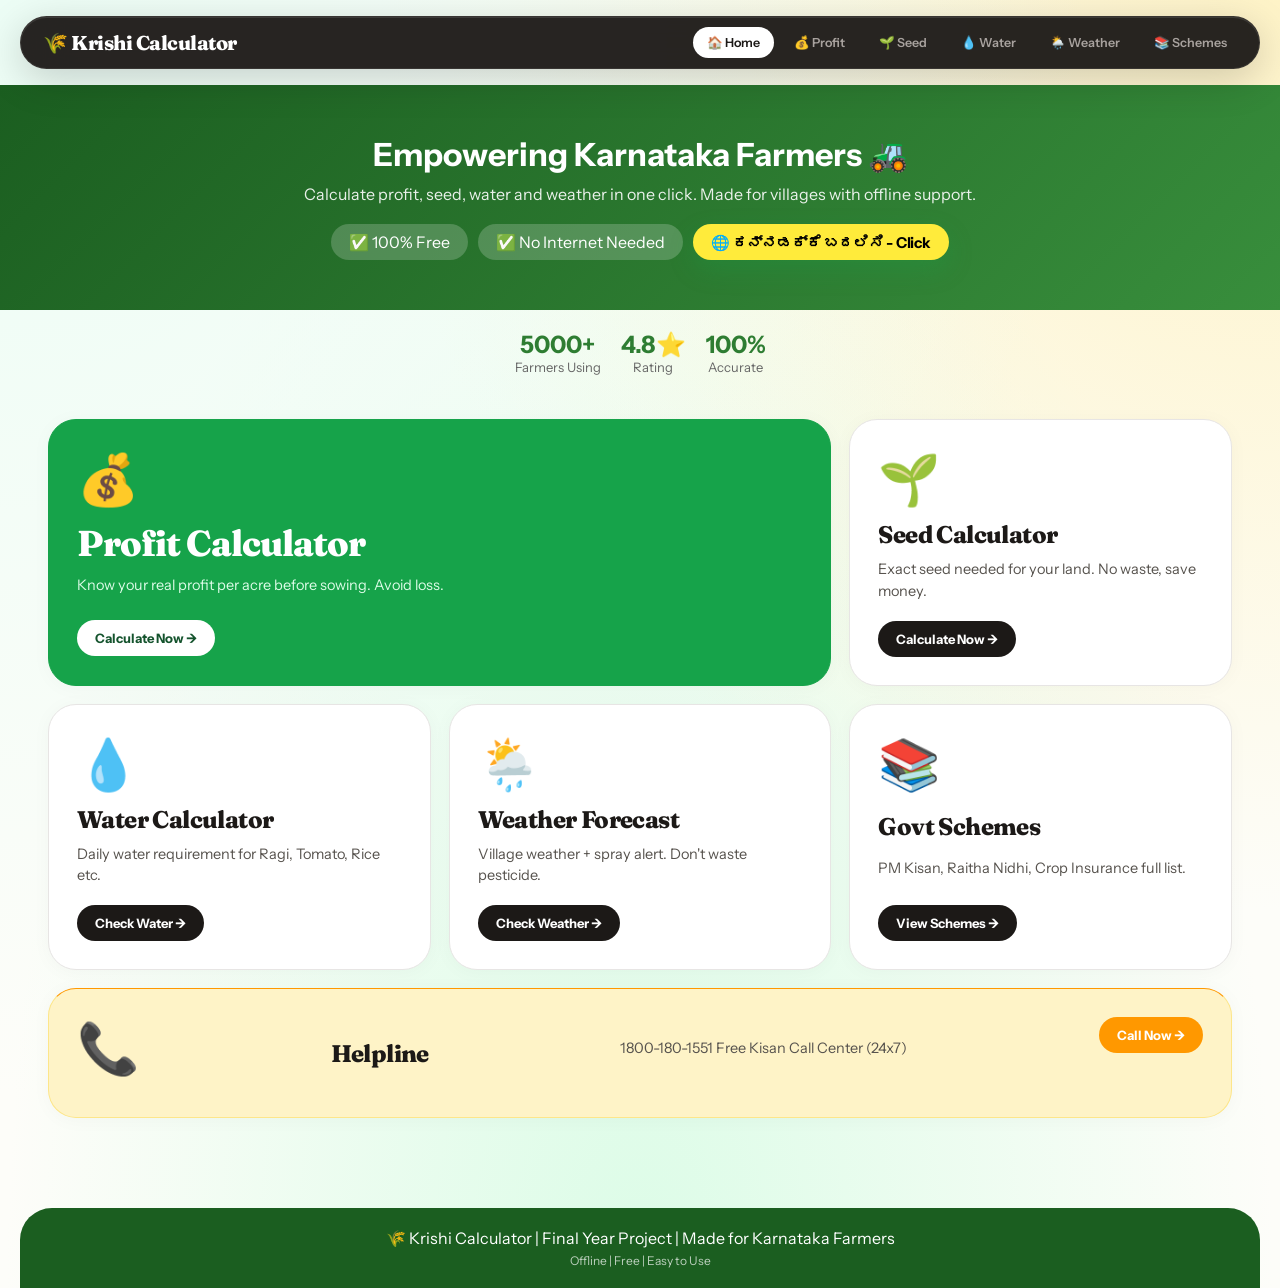
<file: index.html>
<!DOCTYPE html>
<html>
<head>
    <title>Krishi Calculator - Smart Farming Toolkit</title>
    <meta name="viewport" content="width=device-width, initial-scale=1.0">
    <link rel="stylesheet" href="css/style.css?v=2">
    <link href="https://fonts.googleapis.com/css2?family=Noto+Sans+Kannada:wght@400;600;700&display=swap" rel="stylesheet">
    <style>.kannada{font-family:'Noto Sans Kannada','Poppins',sans-serif !important;}</style>
</head>
<body>
<header>
    <h1 id="logo">🌾 Krishi Calculator</h1>
    <nav>
        <a href="index.html">🏠 Home</a>
        <a href="profit.html">💰 Profit</a>
        <a href="seed.html">🌱 Seed</a>
        <a href="water.html">💧 Water</a>
        <a href="weather.html">🌦️ Weather</a>
        <a href="schemes.html">📚 Schemes</a>
    </nav>
</header>

<!-- Hero Banner -->
<div id="heroBanner" style="background: linear-gradient(135deg, #1b5e20, #388e3c); color:white; padding:50px 20px; text-align:center;">
    <h2 id="heroTitle" style="font-size:32px; margin-bottom:10px;">Empowering Karnataka Farmers 🚜</h2>
    <p id="heroDesc" style="font-size:16px; opacity:0.9; max-width:700px; margin:0 auto;">Calculate profit, seed, water and weather in one click. Made for villages with offline support.</p>
    <div style="margin-top:20px; display:flex; justify-content:center; gap:10px; flex-wrap:wrap;">
        <span style="background:rgba(255,255,255,0.2); padding:8px 18px; border-radius:20px; display:inline-block;">✅ 100% Free</span>
        <span style="background:rgba(255,255,255,0.2); padding:8px 18px; border-radius:20px; display:inline-block;">✅ No Internet Needed</span>
        <button onclick="toggleKannada()" id="kannadaBtn" style="width:auto; background:#ffeb3b; color:#000; padding:8px 18px; border-radius:20px; font-weight:800; border:none; cursor:pointer; margin:0;">🌐 ಕನ್ನಡಕ್ಕೆ ಬದಲಿಸಿ - Click</button>
    </div>
</div>

<!-- Stats Bar -->
<div style="display:flex; justify-content:center; gap:20px; padding:20px; flex-wrap:wrap; background:white; box-shadow:0 2px 10px rgba(0,0,0,0.05);">
    <div style="text-align:center;"><h3 style="color:#2e7d32; font-size:24px;">5000+</h3><p style="font-size:13px; color:#666;">Farmers Using</p></div>
    <div style="text-align:center;"><h3 style="color:#2e7d32; font-size:24px;">4.8⭐</h3><p style="font-size:13px; color:#666;">Rating</p></div>
    <div style="text-align:center;"><h3 style="color:#2e7d32; font-size:24px;">100%</h3><p style="font-size:13px; color:#666;">Accurate</p></div>
</div>

<div class="cards">
    <div class="card">
        <div style="font-size:50px; margin-bottom:10px;">💰</div>
        <h2 id="t1">Profit Calculator</h2>
        <p id="d1">Know your real profit per acre before sowing. Avoid loss.</p>
        <a id="b1" href="profit.html">Calculate Now →</a>
    </div>
    <div class="card">
        <div style="font-size:50px; margin-bottom:10px;">🌱</div>
        <h2 id="t2">Seed Calculator</h2>
        <p id="d2">Exact seed needed for your land. No waste, save money.</p>
        <a id="b2" href="seed.html">Calculate Now →</a>
    </div>
    <div class="card">
        <div style="font-size:50px; margin-bottom:10px;">💧</div>
        <h2 id="t3">Water Calculator</h2>
        <p id="d3">Daily water requirement for Ragi, Tomato, Rice etc.</p>
        <a id="b3" href="water.html">Check Water →</a>
    </div>
    <div class="card">
        <div style="font-size:50px; margin-bottom:10px;">🌦️</div>
        <h2 id="t4">Weather Forecast</h2>
        <p id="d4">Village weather + spray alert. Don't waste pesticide.</p>
        <a id="b4" href="weather.html">Check Weather →</a>
    </div>
    <div class="card">
        <div style="font-size:50px; margin-bottom:10px;">📚</div>
        <h2 id="t5">Govt Schemes</h2>
        <p id="d5">PM Kisan, Raitha Nidhi, Crop Insurance full list.</p>
        <a id="b5" href="schemes.html">View Schemes →</a>
    </div>
    <div class="card" style="border-top-color:#ff9800;">
        <div style="font-size:50px; margin-bottom:10px;">📞</div>
        <h2 id="t6">Helpline</h2>
        <p id="d6">1800-180-1551 Free Kisan Call Center (24x7)</p>
        <a href="tel:18001801551" style="background:#ff9800;">Call Now →</a>
    </div>
</div>

<footer style="background:#1b5e20; color:white; text-align:center; padding:20px; margin-top:30px;">
    <p id="foot">🌾 Krishi Calculator | Final Year Project | Made for Karnataka Farmers</p>
    <p style="font-size:12px; opacity:0.7; margin-top:5px;">Offline | Free | Easy to Use</p>
</footer>

<!-- KANNADA SCRIPT ADDED HERE -->

<script src="js/lang.js"></script>


</body>
</html>
</file>
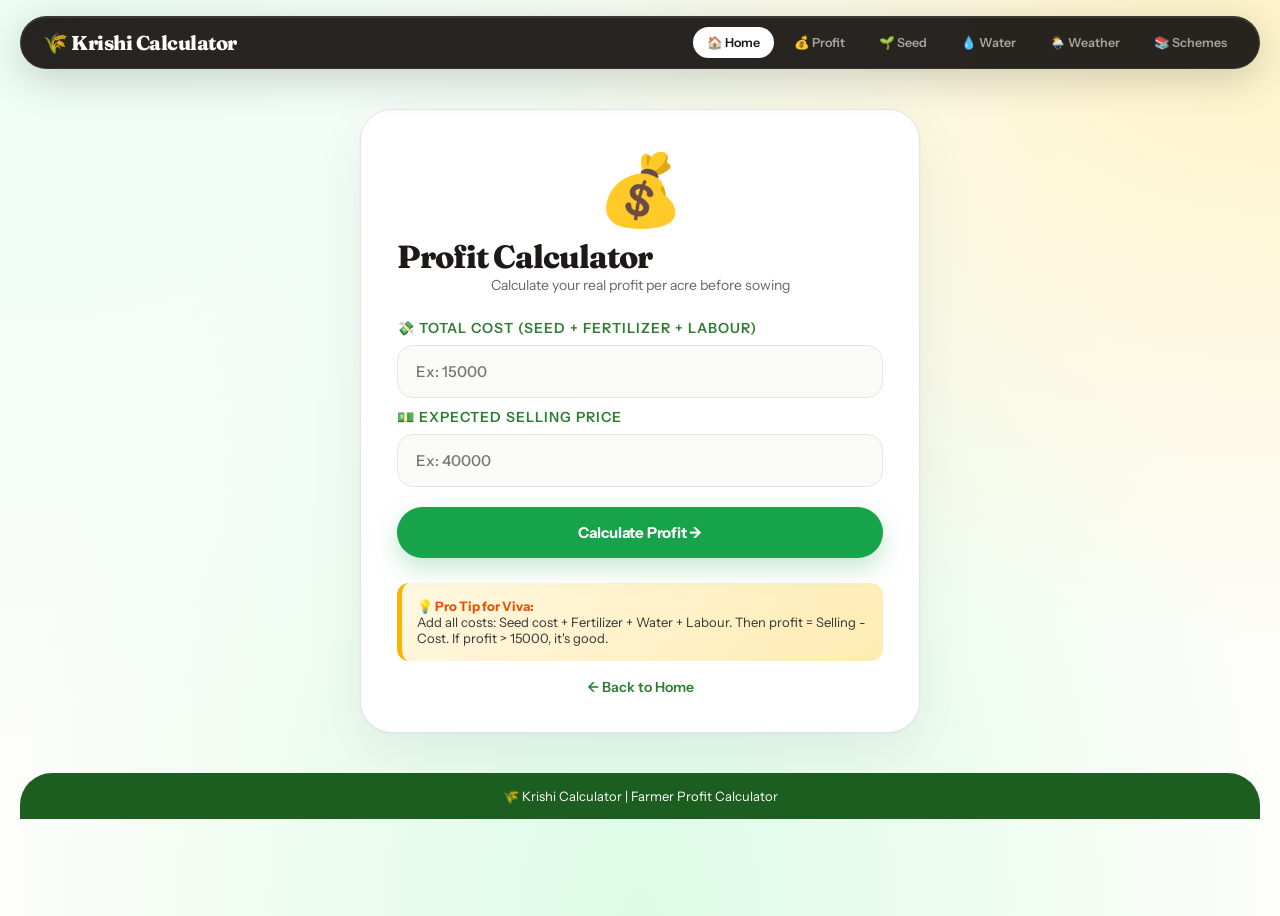
<file: profit.html>
<!DOCTYPE html>
<html>
<head>
    <title>Profit Calculator - Krishi Calculator</title>
    <meta name="viewport" content="width=device-width, initial-scale=1.0">
    <link rel="stylesheet" href="css/style.css">
</head>
<body>
<header>
    <h1>🌾 Krishi Calculator</h1>
    <nav>
        <a href="index.html">🏠 Home</a>
        <a href="profit.html">💰 Profit</a>
        <a href="seed.html">🌱 Seed</a>
        <a href="water.html">💧 Water</a>
        <a href="weather.html">🌦️ Weather</a>
        <a href="schemes.html">📚 Schemes</a>
    </nav>
</header>

<div class="container">
    <div style="text-align:center;">
        <div style="font-size:70px; margin-bottom:5px;">💰</div>
        <h2>Profit Calculator</h2>
        <p style="color:#666; font-size:14px; margin-bottom:25px;">Calculate your real profit per acre before sowing</p>
    </div>

    <label style="font-weight:600; color:#2e7d32; font-size:14px;">💸 Total Cost (Seed + Fertilizer + Labour)</label>
    <input type="number" id="cost" placeholder="Ex: 15000">

    <label style="font-weight:600; color:#2e7d32; font-size:14px; margin-top:10px; display:block;">💵 Expected Selling Price</label>
    <input type="number" id="selling" placeholder="Ex: 40000">

    <button onclick="calcProfit()">Calculate Profit →</button>

    <div id="result" class="result" style="display:none"></div>

    <div style="margin-top:25px; background:linear-gradient(135deg, #fff8e1, #ffecb3); padding:15px; border-radius:12px; font-size:13px; border-left:5px solid #ffb300;">
        <b style="color:#e65100;">💡 Pro Tip for Viva:</b><br>
        <span style="color:#333; font-weight:400;">Add all costs: Seed cost + Fertilizer + Water + Labour. Then profit = Selling - Cost. If profit > 15000, it's good.</span>
    </div>

    <div style="margin-top:15px; text-align:center;">
        <a href="index.html" style="color:#2e7d32; text-decoration:none; font-size:14px; font-weight:600;">← Back to Home</a>
    </div>
</div>

<footer style="background:#1b5e20; color:white; text-align:center; padding:15px; margin-top:30px; font-size:13px;">
    🌾 Krishi Calculator | Farmer Profit Calculator
</footer>

<script src="js/profit.js"></script>
</body>
</html>
</file>
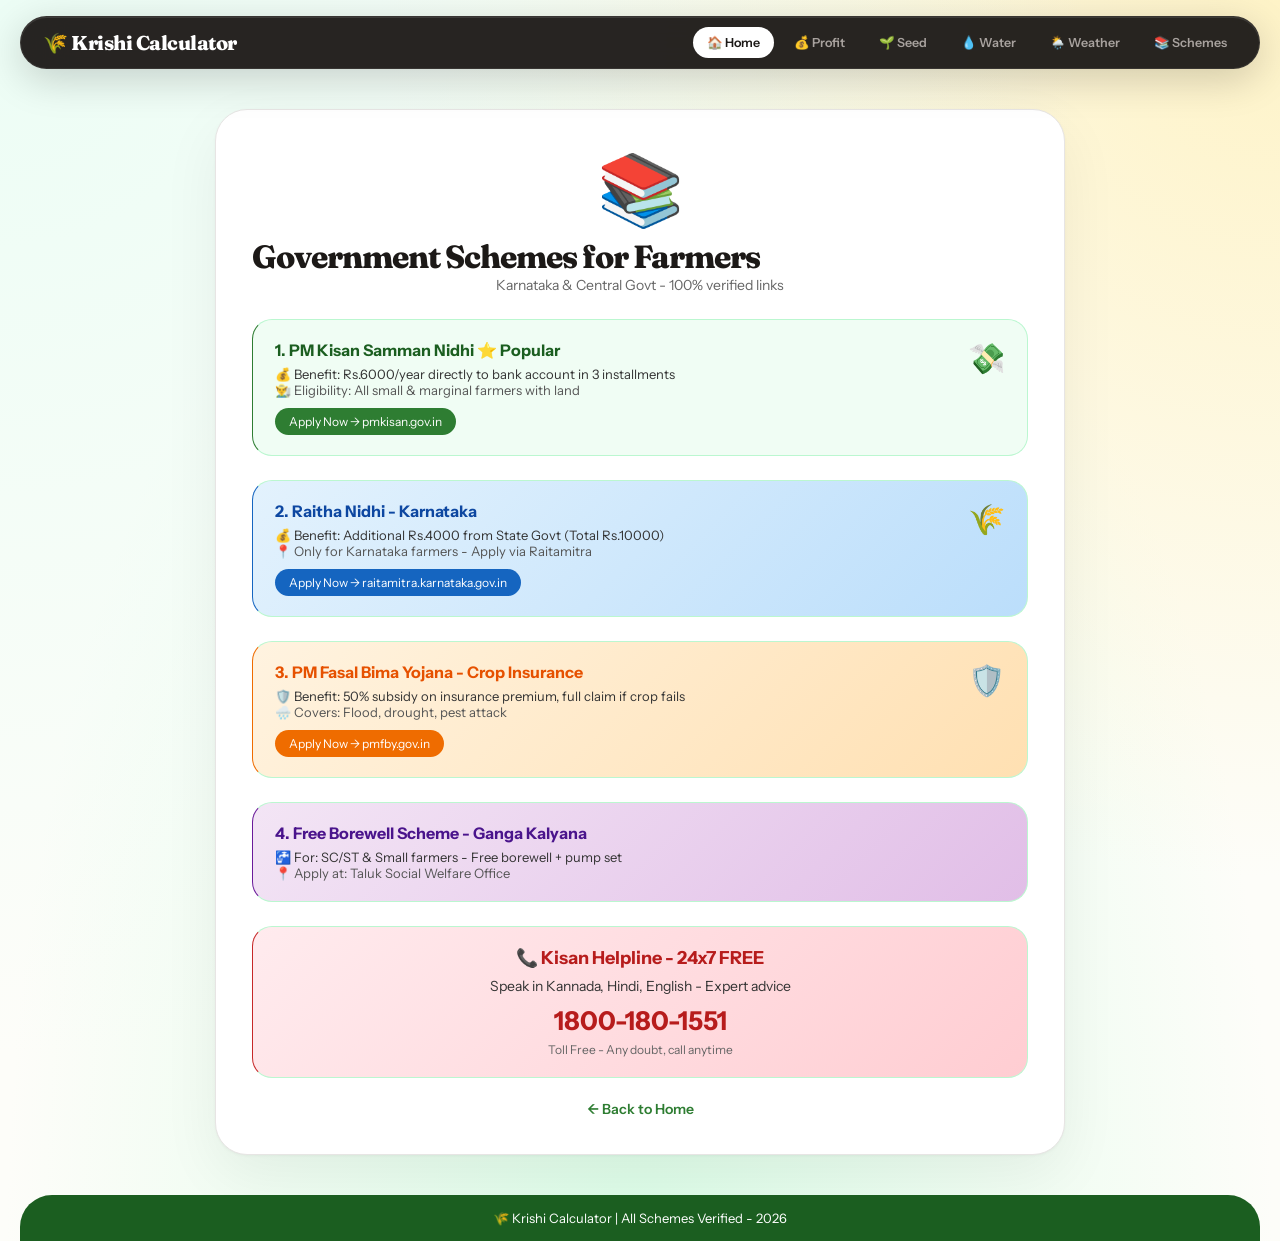
<file: schemes.html>
<!DOCTYPE html>
<html>
<head>
    <title>Govt Schemes - Krishi Calculator</title>
    <meta name="viewport" content="width=device-width, initial-scale=1.0">
    <link rel="stylesheet" href="css/style.css">
</head>
<body>
<header>
    <h1>🌾 Krishi Calculator</h1>
    <nav>
        <a href="index.html">🏠 Home</a>
        <a href="profit.html">💰 Profit</a>
        <a href="seed.html">🌱 Seed</a>
        <a href="water.html">💧 Water</a>
        <a href="weather.html">🌦️ Weather</a>
        <a href="schemes.html">📚 Schemes</a>
    </nav>
</header>

<div class="container" style="max-width:850px;">
    <div style="text-align:center;">
        <div style="font-size:70px; margin-bottom:5px;">📚</div>
        <h2>Government Schemes for Farmers</h2>
        <p style="color:#666; font-size:14px; margin-bottom:25px;">Karnataka & Central Govt - 100% verified links</p>
    </div>

    <div class="result" style="display:block; border-left-color:#2e7d32; margin-bottom:18px;">
        <div style="display:flex; justify-content:space-between; align-items:start;">
            <div>
                <h3 style="color:#1b5e20; font-size:16px;">1. PM Kisan Samman Nidhi ⭐ Popular</h3>
                <p style="font-weight:400; font-size:13px; color:#333; margin-top:6px;">💰 Benefit: Rs.6000/year directly to bank account in 3 installments</p>
                <p style="font-weight:400; font-size:13px; color:#555;">👨‍🌾 Eligibility: All small & marginal farmers with land</p>
            </div>
            <div style="font-size:30px;">💸</div>
        </div>
        <a href="https://pmkisan.gov.in" target="_blank" style="display:inline-block; margin-top:10px; background:#2e7d32; color:white; padding:6px 14px; border-radius:20px; text-decoration:none; font-size:12px;">Apply Now → pmkisan.gov.in</a>
    </div>

    <div class="result" style="display:block; border-left-color:#1565c0; margin-bottom:18px; background:linear-gradient(135deg, #e3f2fd, #bbdefb);">
        <div style="display:flex; justify-content:space-between; align-items:start;">
            <div>
                <h3 style="color:#0d47a1; font-size:16px;">2. Raitha Nidhi - Karnataka</h3>
                <p style="font-weight:400; font-size:13px; color:#333; margin-top:6px;">💰 Benefit: Additional Rs.4000 from State Govt (Total Rs.10000)</p>
                <p style="font-weight:400; font-size:13px; color:#555;">📍 Only for Karnataka farmers - Apply via Raitamitra</p>
            </div>
            <div style="font-size:30px;">🌾</div>
        </div>
        <a href="https://raitamitra.karnataka.gov.in" target="_blank" style="display:inline-block; margin-top:10px; background:#1565c0; color:white; padding:6px 14px; border-radius:20px; text-decoration:none; font-size:12px;">Apply Now → raitamitra.karnataka.gov.in</a>
    </div>

    <div class="result" style="display:block; border-left-color:#ef6c00; margin-bottom:18px; background:linear-gradient(135deg, #fff3e0, #ffe0b2);">
        <div style="display:flex; justify-content:space-between; align-items:start;">
            <div>
                <h3 style="color:#e65100; font-size:16px;">3. PM Fasal Bima Yojana - Crop Insurance</h3>
                <p style="font-weight:400; font-size:13px; color:#333; margin-top:6px;">🛡️ Benefit: 50% subsidy on insurance premium, full claim if crop fails</p>
                <p style="font-weight:400; font-size:13px; color:#555;">🌧️ Covers: Flood, drought, pest attack</p>
            </div>
            <div style="font-size:30px;">🛡️</div>
        </div>
        <a href="https://pmfby.gov.in" target="_blank" style="display:inline-block; margin-top:10px; background:#ef6c00; color:white; padding:6px 14px; border-radius:20px; text-decoration:none; font-size:12px;">Apply Now → pmfby.gov.in</a>
    </div>

    <div class="result" style="display:block; border-left-color:#6a1b9a; margin-bottom:18px; background:linear-gradient(135deg, #f3e5f5, #e1bee7);">
        <h3 style="color:#4a148c; font-size:16px;">4. Free Borewell Scheme - Ganga Kalyana</h3>
        <p style="font-weight:400; font-size:13px; color:#333; margin-top:6px;">🚰 For: SC/ST & Small farmers - Free borewell + pump set</p>
        <p style="font-weight:400; font-size:13px; color:#555;">📍 Apply at: Taluk Social Welfare Office</p>
    </div>

    <div class="result" style="display:block; border-left-color:#c62828; background:linear-gradient(135deg, #ffebee, #ffcdd2); text-align:center;">
        <h3 style="color:#b71c1c; font-size:18px;">📞 Kisan Helpline - 24x7 FREE</h3>
        <p style="font-weight:400; font-size:14px; color:#333; margin-top:8px;">Speak in Kannada, Hindi, English - Expert advice</p>
        <p style="font-size:26px; font-weight:700; margin-top:10px; color:#b71c1c;">1800-180-1551</p>
        <p style="font-size:12px; color:#666; margin-top:5px;">Toll Free - Any doubt, call anytime</p>
    </div>

    <div style="margin-top:20px; text-align:center;">
        <a href="index.html" style="color:#2e7d32; text-decoration:none; font-size:14px; font-weight:600;">← Back to Home</a>
    </div>
</div>

<footer style="background:#1b5e20; color:white; text-align:center; padding:15px; margin-top:30px; font-size:13px;">
    🌾 Krishi Calculator | All Schemes Verified - 2026
</footer>

</body>
</html>
</file>
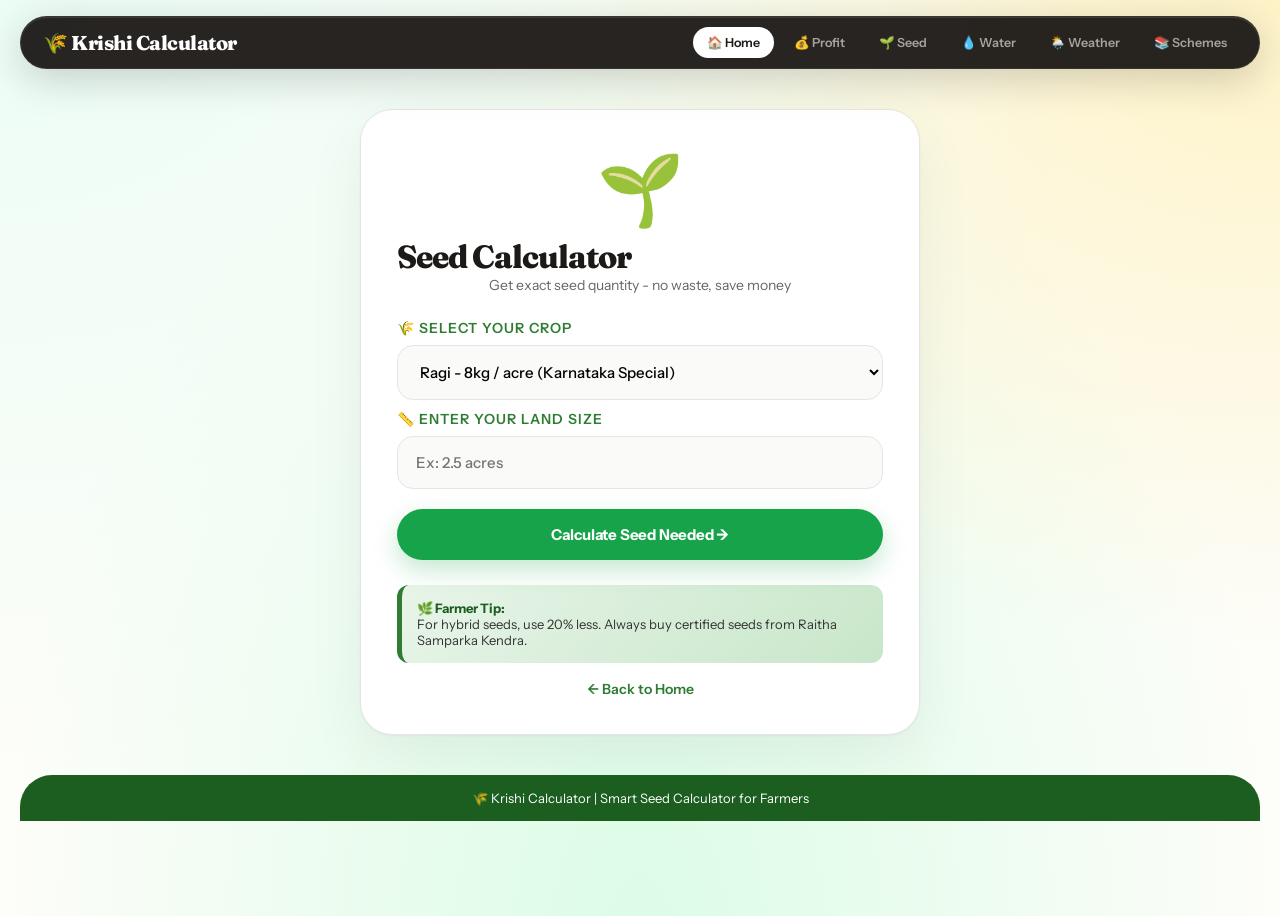
<file: seed.html>
<!DOCTYPE html>
<html>
<head>
    <title>Seed Calculator - Krishi Calculator</title>
    <meta name="viewport" content="width=device-width, initial-scale=1.0">
    <link rel="stylesheet" href="css/style.css">
</head>
<body>
<header>
    <h1>🌾 Krishi Calculator</h1>
    <nav>
        <a href="index.html">🏠 Home</a>
        <a href="profit.html">💰 Profit</a>
        <a href="seed.html">🌱 Seed</a>
        <a href="water.html">💧 Water</a>
        <a href="weather.html">🌦️ Weather</a>
        <a href="schemes.html">📚 Schemes</a>
    </nav>
</header>

<div class="container">
    <div style="text-align:center;">
        <div style="font-size:70px; margin-bottom:5px;">🌱</div>
        <h2>Seed Calculator</h2>
        <p style="color:#666; font-size:14px; margin-bottom:25px;">Get exact seed quantity - no waste, save money</p>
    </div>

    <label style="font-weight:600; color:#2e7d32; font-size:14px;">🌾 Select Your Crop</label>
    <select id="crop">
        <option value="8">Ragi - 8kg / acre (Karnataka Special)</option>
        <option value="0.2">Tomato - 200g / acre (High Profit)</option>
        <option value="20">Rice - 20kg / acre (High Water)</option>
        <option value="10">Maize - 10kg / acre (Jola)</option>
        <option value="60">Groundnut - 60kg / acre (Shenga)</option>
    </select>

    <label style="font-weight:600; color:#2e7d32; font-size:14px; margin-top:10px; display:block;">📏 Enter Your Land Size</label>
    <input type="number" id="acre" placeholder="Ex: 2.5 acres">

    <button onclick="calcSeed()">Calculate Seed Needed →</button>

    <div id="result" class="result" style="display:none"></div>

    <div style="margin-top:25px; background:linear-gradient(135deg, #e8f5e9, #c8e6c9); padding:15px; border-radius:12px; font-size:13px; border-left:5px solid #2e7d32;">
        <b style="color:#1b5e20;">🌿 Farmer Tip:</b><br>
        <span style="color:#333; font-weight:400;">For hybrid seeds, use 20% less. Always buy certified seeds from Raitha Samparka Kendra.</span>
    </div>

    <div style="margin-top:15px; text-align:center;">
        <a href="index.html" style="color:#2e7d32; text-decoration:none; font-size:14px; font-weight:600;">← Back to Home</a>
    </div>
</div>

<footer style="background:#1b5e20; color:white; text-align:center; padding:15px; margin-top:30px; font-size:13px;">
    🌾 Krishi Calculator | Smart Seed Calculator for Farmers
</footer>

<script src="js/seed.js"></script>
</body>
</html>
</file>
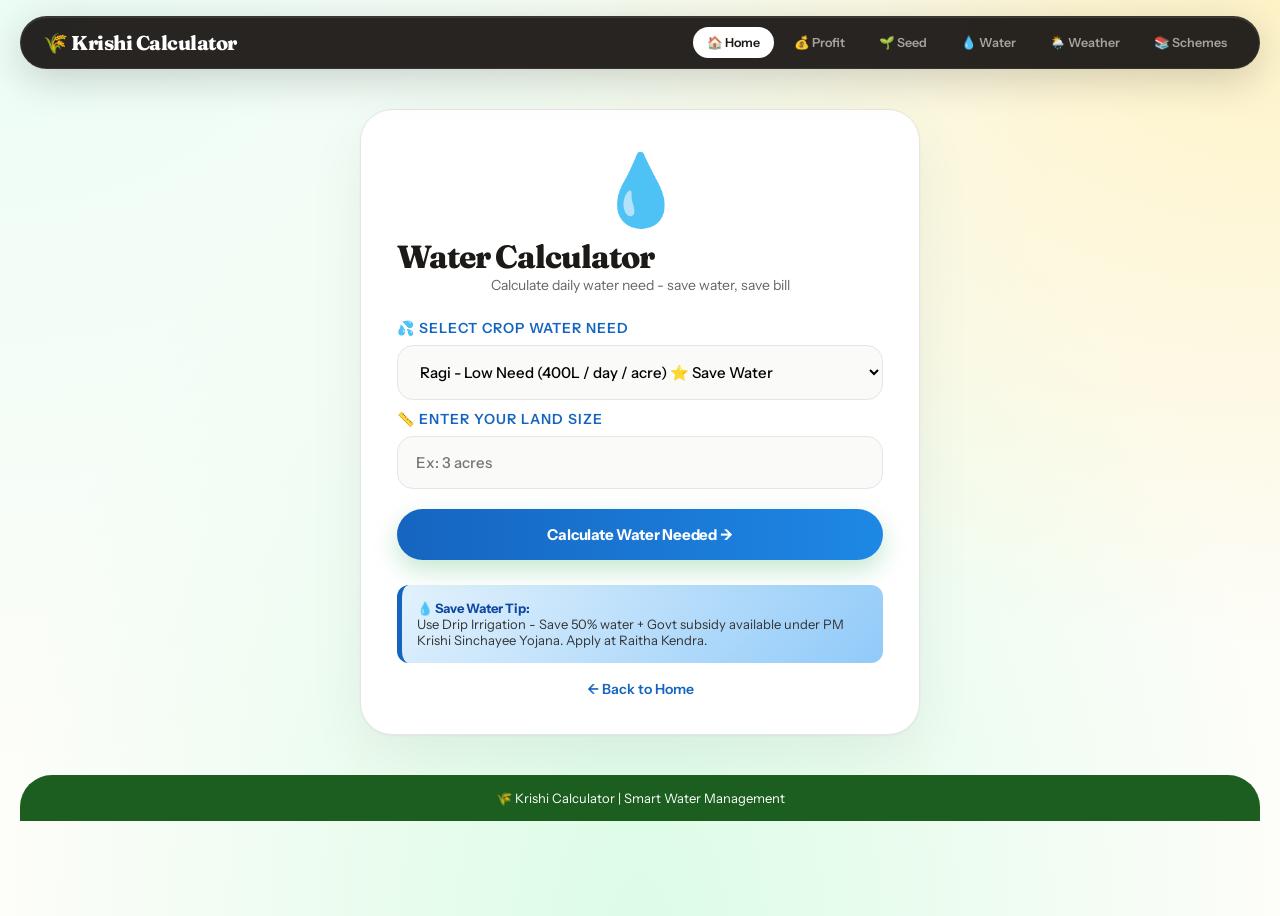
<file: water.html>
<!DOCTYPE html>
<html>
<head>
    <title>Water Calculator - Krishi Calculator</title>
    <meta name="viewport" content="width=device-width, initial-scale=1.0">
    <link rel="stylesheet" href="css/style.css">
</head>
<body>
<header>
    <h1>🌾 Krishi Calculator</h1>
    <nav>
        <a href="index.html">🏠 Home</a>
        <a href="profit.html">💰 Profit</a>
        <a href="seed.html">🌱 Seed</a>
        <a href="water.html">💧 Water</a>
        <a href="weather.html">🌦️ Weather</a>
        <a href="schemes.html">📚 Schemes</a>
    </nav>
</header>

<div class="container">
    <div style="text-align:center;">
        <div style="font-size:70px; margin-bottom:5px;">💧</div>
        <h2>Water Calculator</h2>
        <p style="color:#666; font-size:14px; margin-bottom:25px;">Calculate daily water need - save water, save bill</p>
    </div>

    <label style="font-weight:600; color:#1565c0; font-size:14px;">💦 Select Crop Water Need</label>
    <select id="cropWater">
        <option value="400">Ragi - Low Need (400L / day / acre) ⭐ Save Water</option>
        <option value="800">Tomato - Medium (800L / day / acre)</option>
        <option value="1200">Rice - High Need (1200L / day / acre)</option>
        <option value="600">Maize - Medium (600L / day / acre)</option>
        <option value="500">Groundnut - Low (500L / day / acre)</option>
    </select>

    <label style="font-weight:600; color:#1565c0; font-size:14px; margin-top:10px; display:block;">📏 Enter Your Land Size</label>
    <input type="number" id="waterAcre" placeholder="Ex: 3 acres">

    <button onclick="calcWater()" style="background:linear-gradient(90deg, #1565c0, #1e88e5);">Calculate Water Needed →</button>

    <div id="result" class="result" style="display:none; border-left-color:#1565c0; background:linear-gradient(135deg, #e3f2fd, #bbdefb); color:#0d47a1;"></div>

    <div style="margin-top:25px; background:linear-gradient(135deg, #e3f2fd, #90caf9); padding:15px; border-radius:12px; font-size:13px; border-left:5px solid #1565c0;">
        <b style="color:#0d47a1;">💧 Save Water Tip:</b><br>
        <span style="color:#333; font-weight:400;">Use Drip Irrigation - Save 50% water + Govt subsidy available under PM Krishi Sinchayee Yojana. Apply at Raitha Kendra.</span>
    </div>

    <div style="margin-top:15px; text-align:center;">
        <a href="index.html" style="color:#1565c0; text-decoration:none; font-size:14px; font-weight:600;">← Back to Home</a>
    </div>
</div>

<footer style="background:#1b5e20; color:white; text-align:center; padding:15px; margin-top:30px; font-size:13px;">
    🌾 Krishi Calculator | Smart Water Management
</footer>

<script src="js/water.js"></script>
</body>
</html>
</file>
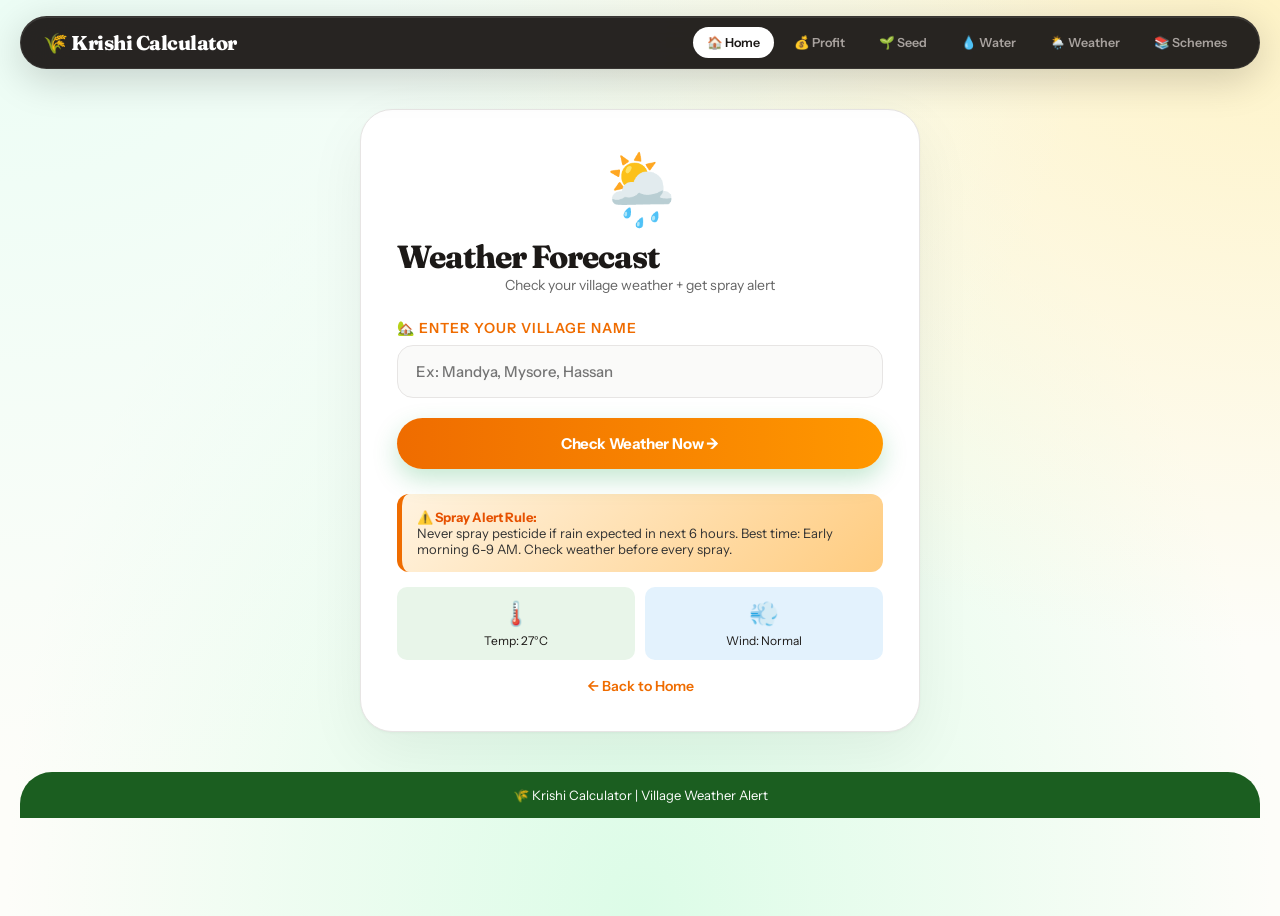
<file: weather.html>
<!DOCTYPE html>
<html>
<head>
    <title>Weather Check - Krishi Calculator</title>
    <meta name="viewport" content="width=device-width, initial-scale=1.0">
    <link rel="stylesheet" href="css/style.css">
</head>
<body>
<header>
    <h1>🌾 Krishi Calculator</h1>
    <nav>
        <a href="index.html">🏠 Home</a>
        <a href="profit.html">💰 Profit</a>
        <a href="seed.html">🌱 Seed</a>
        <a href="water.html">💧 Water</a>
        <a href="weather.html">🌦️ Weather</a>
        <a href="schemes.html">📚 Schemes</a>
    </nav>
</header>

<div class="container">
    <div style="text-align:center;">
        <div style="font-size:70px; margin-bottom:5px;">🌦️</div>
        <h2>Weather Forecast</h2>
        <p style="color:#666; font-size:14px; margin-bottom:25px;">Check your village weather + get spray alert</p>
    </div>

    <label style="font-weight:600; color:#ef6c00; font-size:14px;">🏡 Enter Your Village Name</label>
    <input type="text" id="village" placeholder="Ex: Mandya, Mysore, Hassan">

    <button onclick="checkWeather()" style="background:linear-gradient(90deg, #ef6c00, #ff9800);">Check Weather Now →</button>

    <div id="result" class="result" style="display:none; border-left-color:#ef6c00; background:linear-gradient(135deg, #fff3e0, #ffe0b2); color:#e65100;"></div>

    <div style="margin-top:25px; background:linear-gradient(135deg, #fff3e0, #ffcc80); padding:15px; border-radius:12px; font-size:13px; border-left:5px solid #ef6c00;">
        <b style="color:#e65100;">⚠️ Spray Alert Rule:</b><br>
        <span style="color:#333; font-weight:400;">Never spray pesticide if rain expected in next 6 hours. Best time: Early morning 6-9 AM. Check weather before every spray.</span>
    </div>

    <div style="margin-top:15px; display:grid; grid-template-columns:1fr 1fr; gap:10px; text-align:center;">
        <div style="background:#e8f5e9; padding:12px; border-radius:10px;"><div style="font-size:24px;">🌡️</div><p style="font-size:12px; margin-top:5px;">Temp: 27°C</p></div>
        <div style="background:#e3f2fd; padding:12px; border-radius:10px;"><div style="font-size:24px;">💨</div><p style="font-size:12px; margin-top:5px;">Wind: Normal</p></div>
    </div>

    <div style="margin-top:15px; text-align:center;">
        <a href="index.html" style="color:#ef6c00; text-decoration:none; font-size:14px; font-weight:600;">← Back to Home</a>
    </div>
</div>

<footer style="background:#1b5e20; color:white; text-align:center; padding:15px; margin-top:30px; font-size:13px;">
    🌾 Krishi Calculator | Village Weather Alert
</footer>

<script src="js/weather.js"></script>
</body>
</html>
</file>
<file: css/style.css>
@import url('https://fonts.googleapis.com/css2?family=Instrument+Sans:wght@400;500;600;700&family=Fraunces:opsz,wght@9..144,700;9..144,800&display=swap');

* { margin:0; padding:0; box-sizing:border-box; font-family:'Instrument Sans', sans-serif; }
body{
    background:#fdfdf9;
    background-image: 
        radial-gradient(at 0% 0%, #ecfdf5 0px, transparent 60%),
        radial-gradient(at 100% 0%, #fef3c7 0px, transparent 50%),
        radial-gradient(at 50% 100%, #dcfce7 0px, transparent 70%);
    min-height:100vh;
    color:#1c1917;
}

/* HEADER - FLOATING ISLAND */
header{
    background: rgba(28, 25, 23, 0.95);
    backdrop-filter: blur(20px);
    margin:16px auto;
    max-width:1240px;
    width: calc(100% - 32px);
    border-radius: 100px;
    padding:10px 18px 10px 22px;
    display:flex;
    justify-content:space-between;
    align-items:center;
    position:sticky;
    top:16px;
    z-index:100;
    box-shadow: 0 10px 40px rgba(0,0,0,0.18), 0 1px 0 rgba(255,255,255,0.1) inset;
    border:1px solid rgba(255,255,255,0.08);
}
header h1{
    font-family:'Fraunces', serif;
    font-size:20px; font-weight:800; color:#fff; letter-spacing:-0.5px;
}
header nav{ display:flex; gap:6px; }
header a{
    text-decoration:none; font-size:12.5px; font-weight:600;
    color:#a8a29e; padding:8px 14px; border-radius:100px;
    transition:0.2s;
}
header a:hover{ background:rgba(255,255,255,0.1); color:white; }
header a:nth-child(1){ background:white; color:#1c1917; }

/* HERO - EDITORIAL */
.hero{
    max-width:1240px; margin:32px auto; padding:0 28px;
    background:none !important; border-radius:0; display:block;
    box-shadow:none; border:none; color:#1c1917;
}
.hero > div{ max-width:720px; }
.hero h2{
    font-family:'Fraunces', serif;
    font-size:64px; font-weight:800; line-height:0.95;
    letter-spacing:-2.5px; color:#1c1917;
}
.hero h2::after{
    content:'For Real Farmers';
    display:block; font-family:'Instrument Sans', sans-serif;
    font-size:16px; font-weight:600; letter-spacing:2px; text-transform:uppercase;
    color:#16a34a; margin-top:16px;
}
.hero p{
    font-size:18px; color:#57534e; margin-top:20px; line-height:1.5; max-width:520px;
}
.hero span{
    display:inline-flex; margin-top:24px; background:#1c1917; color:white;
    padding:10px 18px; border-radius:100px; font-size:12px; font-weight:700;
    letter-spacing:0.5px;
}

/* STATS - PILL BAR */
.cards + div, div[style*="display:flex"][style*="justify-content:center"]{
    background:transparent !important; box-shadow:none !important; border:none !important;
}

/* CONTAINER */
.container{
    max-width:560px; margin:40px auto; background:white;
    padding:36px; border-radius:32px;
    border:1px solid #e7e5e4;
    box-shadow: 0 20px 60px rgba(0,0,0,0.06), 0 1px 3px rgba(0,0,0,0.04);
}
.container h2{
    font-family:'Fraunces', serif; font-size:32px; font-weight:800;
    letter-spacing:-1px; color:#1c1917; text-align:left;
}
label{
    font-size:11px; font-weight:700; letter-spacing:1px;
    text-transform:uppercase; color:#78716c; margin:18px 0 8px; display:block;
}
input, select{
    width:100%; padding:16px 18px; border:1.5px solid #e7e5e4; border-radius:16px;
    background:#fafaf9; font-size:15px; font-weight:500; outline:none; transition:0.2s;
}
input:focus, select:focus{
    background:white; border-color:#1c1917; box-shadow:0 0 0 4px #1c191710;
}
button{
    width:100%; padding:16px; background:#16a34a; color:white; border:none;
    border-radius:100px; font-size:15px; font-weight:700; margin-top:20px;
    cursor:pointer; transition:0.25s; box-shadow:0 10px 24px rgba(22,163,74,0.25);
    letter-spacing:-0.2px;
}
button:hover{ background:#15803d; transform:translateY(-2px); box-shadow:0 14px 30px rgba(22,163,74,0.32); }

/* RESULT */
.result{
    margin-top:24px; padding:20px 22px; background:#f0fdf4; border:1.5px solid #bbf7d0;
    border-radius:20px; animation: pop .5s cubic-bezier(.34,1.56,.64,1);
}
@keyframes pop{ from{opacity:0; transform:translateY(10px) scale(.98);} to{opacity:1; transform:none;} }

/* CARDS - MAGAZINE LAYOUT */
.cards{
    display:grid; grid-template-columns:repeat(12, 1fr);
    gap:18px; padding:24px 28px 60px; max-width:1240px; margin:0 auto;
}
.card{
    background:white; padding:28px; border-radius:28px; border:1px solid #e7e5e4;
    box-shadow:0 2px 20px rgba(0,0,0,0.03); transition:all .4s cubic-bezier(.34,1.56,.64,1);
    display:flex; flex-direction:column; justify-content:space-between;
}
.card:nth-child(1){ grid-column: span 8; background: #16a34a; color:white; border-color:#16a34a; }
.card:nth-child(1) h2, .card:nth-child(1) p{ color:white; }
.card:nth-child(1) p{ color:#dcfce7; }
.card:nth-child(1) a{ background:white; color:#14532d; }
.card:nth-child(2){ grid-column: span 4; }
.card:nth-child(3){ grid-column: span 4; }
.card:nth-child(4){ grid-column: span 4; }
.card:nth-child(5){ grid-column: span 4; }
.card:nth-child(6){ grid-column: span 12; flex-direction:row; align-items:center; background:#fef3c7; border-color:#fde68a; }

.card:hover{ transform:translateY(-8px) rotate(.3deg); box-shadow:0 24px 48px rgba(0,0,0,0.08); }
.card h2{ font-family:'Fraunces', serif; font-size:24px; font-weight:800; letter-spacing:-0.6px; }
.card:nth-child(1) h2{ font-size:36px; line-height:0.95; letter-spacing:-1px; }
.card p{ font-size:14.5px; color:#57534e; margin:10px 0 18px; line-height:1.5; }
.card a{
    align-self:flex-start; display:inline-flex; background:#1c1917; color:white;
    padding:10px 18px; border-radius:100px; text-decoration:none; font-size:13px; font-weight:700;
    transition:0.2s;
}
.card a:hover{ transform:scale(1.04); }

footer{
    background:#1c1917; color:#a8a29e; text-align:center; padding:32px;
    border-radius:32px 32px 0 0; margin-top:20px; max-width:1240px; margin-left:auto; margin-right:auto;
    width:calc(100% - 32px);
}

@media(max-width:900px){
    header{ width:calc(100% - 20px); border-radius:20px; flex-direction:row; padding:10px 12px; }
    header h1{ font-size:17px; }
    header a{ padding:7px 10px; font-size:11px; }
    .hero{ padding:0 20px; margin:20px auto; }
    .hero h2{ font-size:42px; letter-spacing:-1.5px; }
    .cards{ grid-template-columns:1fr; padding:16px; }
    .card{ grid-column: span 1 !important; }
    .card:nth-child(6){ flex-direction:column; align-items:flex-start; }
}
</file>
